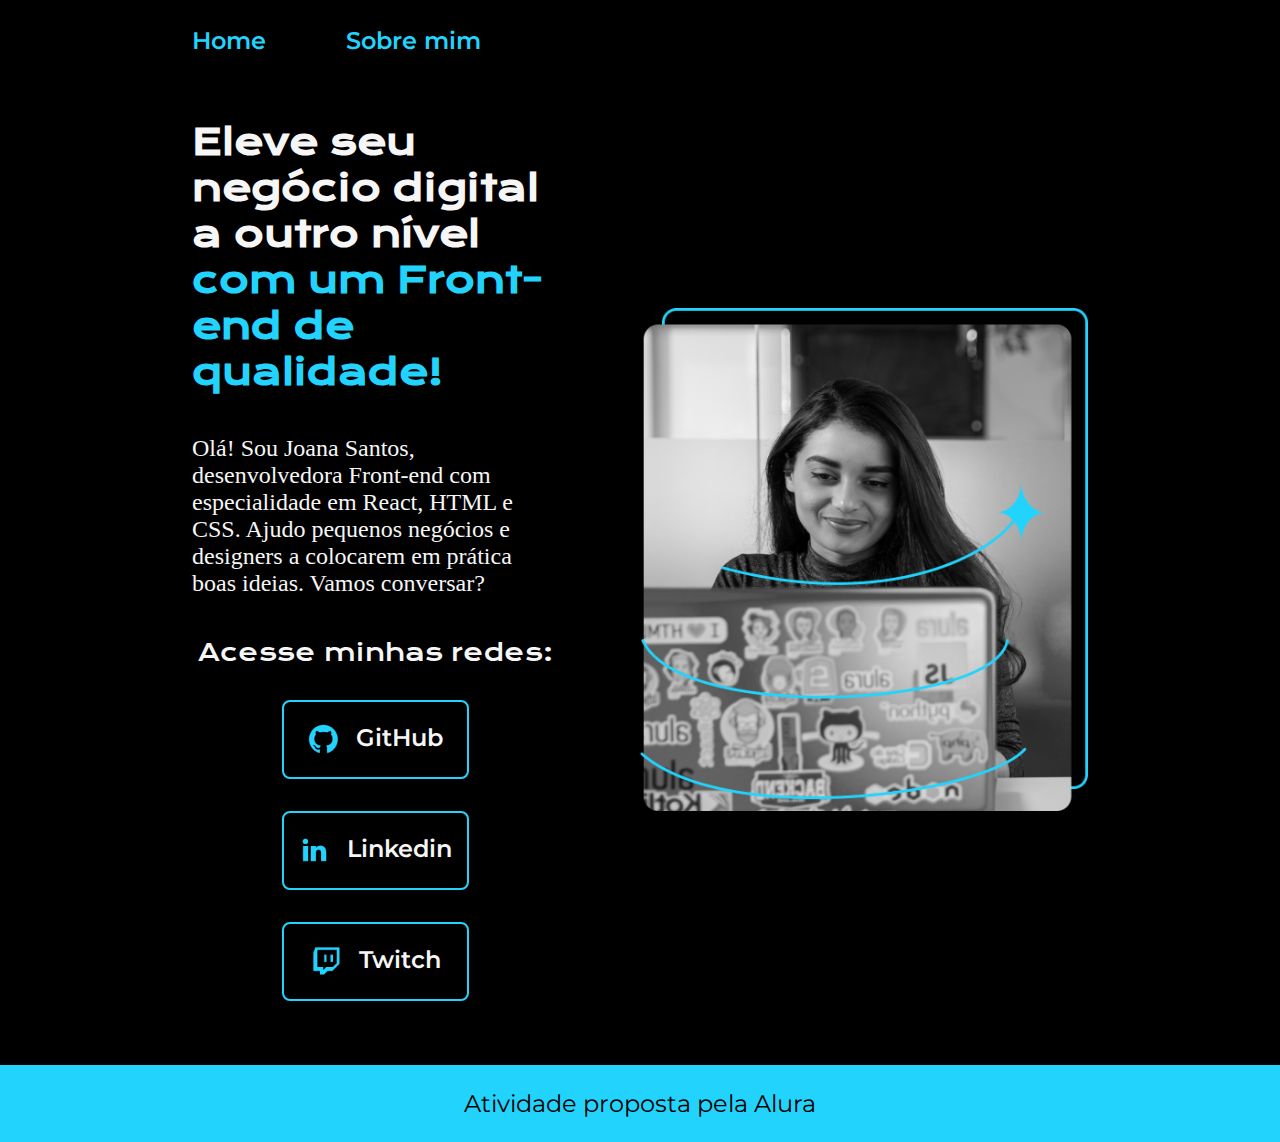
<file: index.html>
<!DOCTYPE html>
<html lang="pt-br">
<head>
    <meta charset="UTF-8">
    <meta name="viewport" content="width=device-width, initial-scale=1.0">
    <title>Portfolio</title>
    <link rel="stylesheet" href="styles/style.css">
</head>
<body>
    <header class="cabecalho">
        <nav class="cabecalho__menu">
            <a class="cabecalho__menu__link" href="index.html">Home</a>
            <a class="cabecalho__menu__link" href="about.html">Sobre mim</a>
        </nav>
    </header>
    <main class="apresentacao">
        <section class="apresentacao__conteudo">
            <h1 class="apresentacao__conteudo__titulo">Eleve seu negócio digital a outro nível <strong class="titulo-destaque">com um Front-end de qualidade!</strong></h1>
            <p class="apresentacao__conteudo__texto">Olá! Sou Joana Santos, desenvolvedora Front-end com especialidade em React, HTML e CSS. Ajudo pequenos negócios e designers a colocarem em prática boas ideias. Vamos conversar?</p>
            <div class="apresentacao__links">
                <h2 class="apresentacao__links__subtitulo">Acesse minhas redes:</h2>
                <a class="apresentacao__links__navegacao" href="https://www.github.com/devMuriloAlmeida"><img src="imagens/github.png" alt="Logo do GitHub"> GitHub</a>
                <a class="apresentacao__links__navegacao" href="https://www.linkedin.com/in/rafaellaballerini"><img src="imagens/linkedin.png" alt="Logo do Linkedin"> Linkedin</a>
                <a class="apresentacao__links__navegacao" href="https://www.twitch.tv/guilimadev"><img src="imagens/twitch.png" alt="Logo do Twitch"> Twitch</a>
            </div>
        </section>
        <img class="apresentacao__imagem" src="imagens/Imagem.png" alt="Foto da Joana Santos programando">
    </main>
    <footer class="rodape">
        <p>Atividade proposta pela Alura</p>
    </footer>
</body>
</html>
</file>
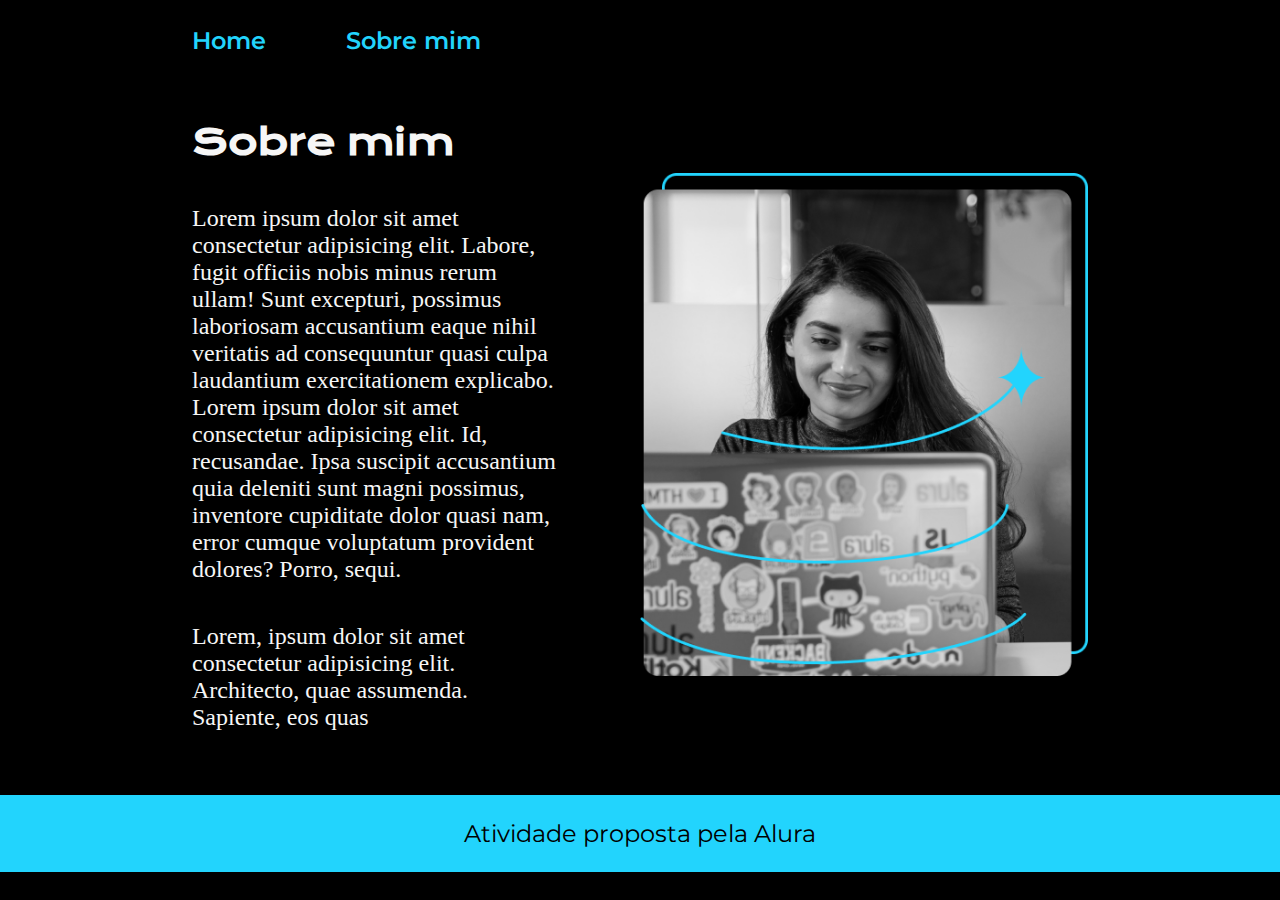
<file: about.html>
<!DOCTYPE html>
<html lang="pt-br">
<head>
    <meta charset="UTF-8">
    <meta name="viewport" content="width=device-width, initial-scale=1.0">
    <title>Sobre mim</title>
    <link rel="stylesheet" href="styles/style.css">
</head>
<body>
    <header class="cabecalho">
        <nav class="cabecalho__menu">
            <a class="cabecalho__menu__link" href="index.html">Home</a>
            <a class="cabecalho__menu__link" href="about.html">Sobre mim</a>
        </nav>
    </header>
    <main class="apresentacao">
        <section class="apresentacao__conteudo">
            <h1 class="apresentacao__conteudo__titulo">Sobre mim</h1>
            <p class="apresentacao__conteudo__texto">Lorem ipsum dolor sit amet consectetur adipisicing elit. Labore, fugit officiis nobis minus rerum ullam! Sunt excepturi, possimus laboriosam accusantium eaque nihil veritatis ad consequuntur quasi culpa laudantium exercitationem explicabo. Lorem ipsum dolor sit amet consectetur adipisicing elit. Id, recusandae. Ipsa suscipit accusantium quia deleniti sunt magni possimus, inventore cupiditate dolor quasi nam, error cumque voluptatum provident dolores? Porro, sequi.</p>
            <p class="apresentacao__conteudo__texto">Lorem, ipsum dolor sit amet consectetur adipisicing elit. Architecto, quae assumenda. Sapiente, eos quas </p>
        </section>
        <img class="apresentacao__imagem" src="imagens/Imagem.png" alt="Foto da Joana Santos programando">
    </main>
    <footer class="rodape">
        <p>Atividade proposta pela Alura</p>
    </footer>
</body>
</html>
</file>
<file: styles/style.css>
@import url('https://fonts.googleapis.com/css2?family=Krona+One&family=Montserrat:ital,wght@0,100..900;1,100..900&display=swap');

:root{
    --cor-primaria: #000000;
    --cor-secundaria: #f6f6f6;
    --cor-terciaria: #22d4fd;
    --cor-hover: #272727;

    --font-primaria: "Krona One", sans-serif;
    --font-secundaria: "Montserrat", sans-serif;
}

*{
    margin: 0;
    padding: 0;
}

body{
    /* height: 100vh; */
    box-sizing: border-box;
    background-color: var(--cor-primaria);
    color: var(--cor-secundaria);
}

.cabecalho{
    padding: 2% 0% 0% 15%;
}

.cabecalho__menu{
    display: flex;
    gap: 80px;
}

.cabecalho__menu__link{
    font-family: var(--font-secundaria);
    font-size: 1.5rem;
    font-weight: 600;
    color: var(--cor-terciaria);
    text-decoration: none;
}

.apresentacao{
    padding: 5% 15%;
    display: flex;
    align-items: center;
    justify-content: space-between;
    gap: 82px;
}

.apresentacao__conteudo{
    width: 50%;
    display: flex;
    flex-direction: column;
    gap: 40px;
}

.apresentacao__conteudo__titulo{
    font-size: 2.25rem;
    font-family: var(--font-primaria);
}

.titulo-destaque{
    color: var(--cor-terciaria);
}

.apresentacao__conteudo__texto{
    font-size: 1.5rem;
    font-family: var(--cor-secundaria);
}

.apresentacao__links{
    display: flex;
    flex-direction: column;
    align-items: center;
    justify-content: space-between;
    gap: 32px;
}

.apresentacao__links__subtitulo{
    font-family: var(--font-primaria);
    font-weight: 400;
    font-size: 1.5rem;
}

.apresentacao__links__navegacao{
    /* background-color: #22D4FD; */
    display: flex;
    justify-content: center;
    gap: 16px;
    border: 2px solid var(--cor-terciaria);
    width: 50%  ;
    text-align: center;
    border-radius: 8px;
    font-size: 1.5rem;
    font-weight: 600;
    padding: 21.5px 0px;
    text-decoration: none;
    color: var(--cor-secundaria);
    font-family: var(--font-secundaria);
}

.apresentacao__links__link:hover{
    background-color: var(--cor-hover);
}

.apresentacao__imagem{
    width: 50%;
}

.rodape{
    padding: 24px;
    color: var(--cor-primaria);
    background-color: var(--cor-terciaria);
    text-align: center;
    font-family: var(--font-secundaria);
    font-size: 1.5rem;
    font-weight: 400;
}

@media (max-width: 1200px){
    .cabecalho{
        padding: 10%;
    }

    .cabecalho__menu{
        justify-content: center;
    }
    
    .apresentacao{
        flex-direction: column-reverse;
        padding: 5%;
    }

    .apresentacao__conteudo{
        width: auto;
    }
}
</file>
